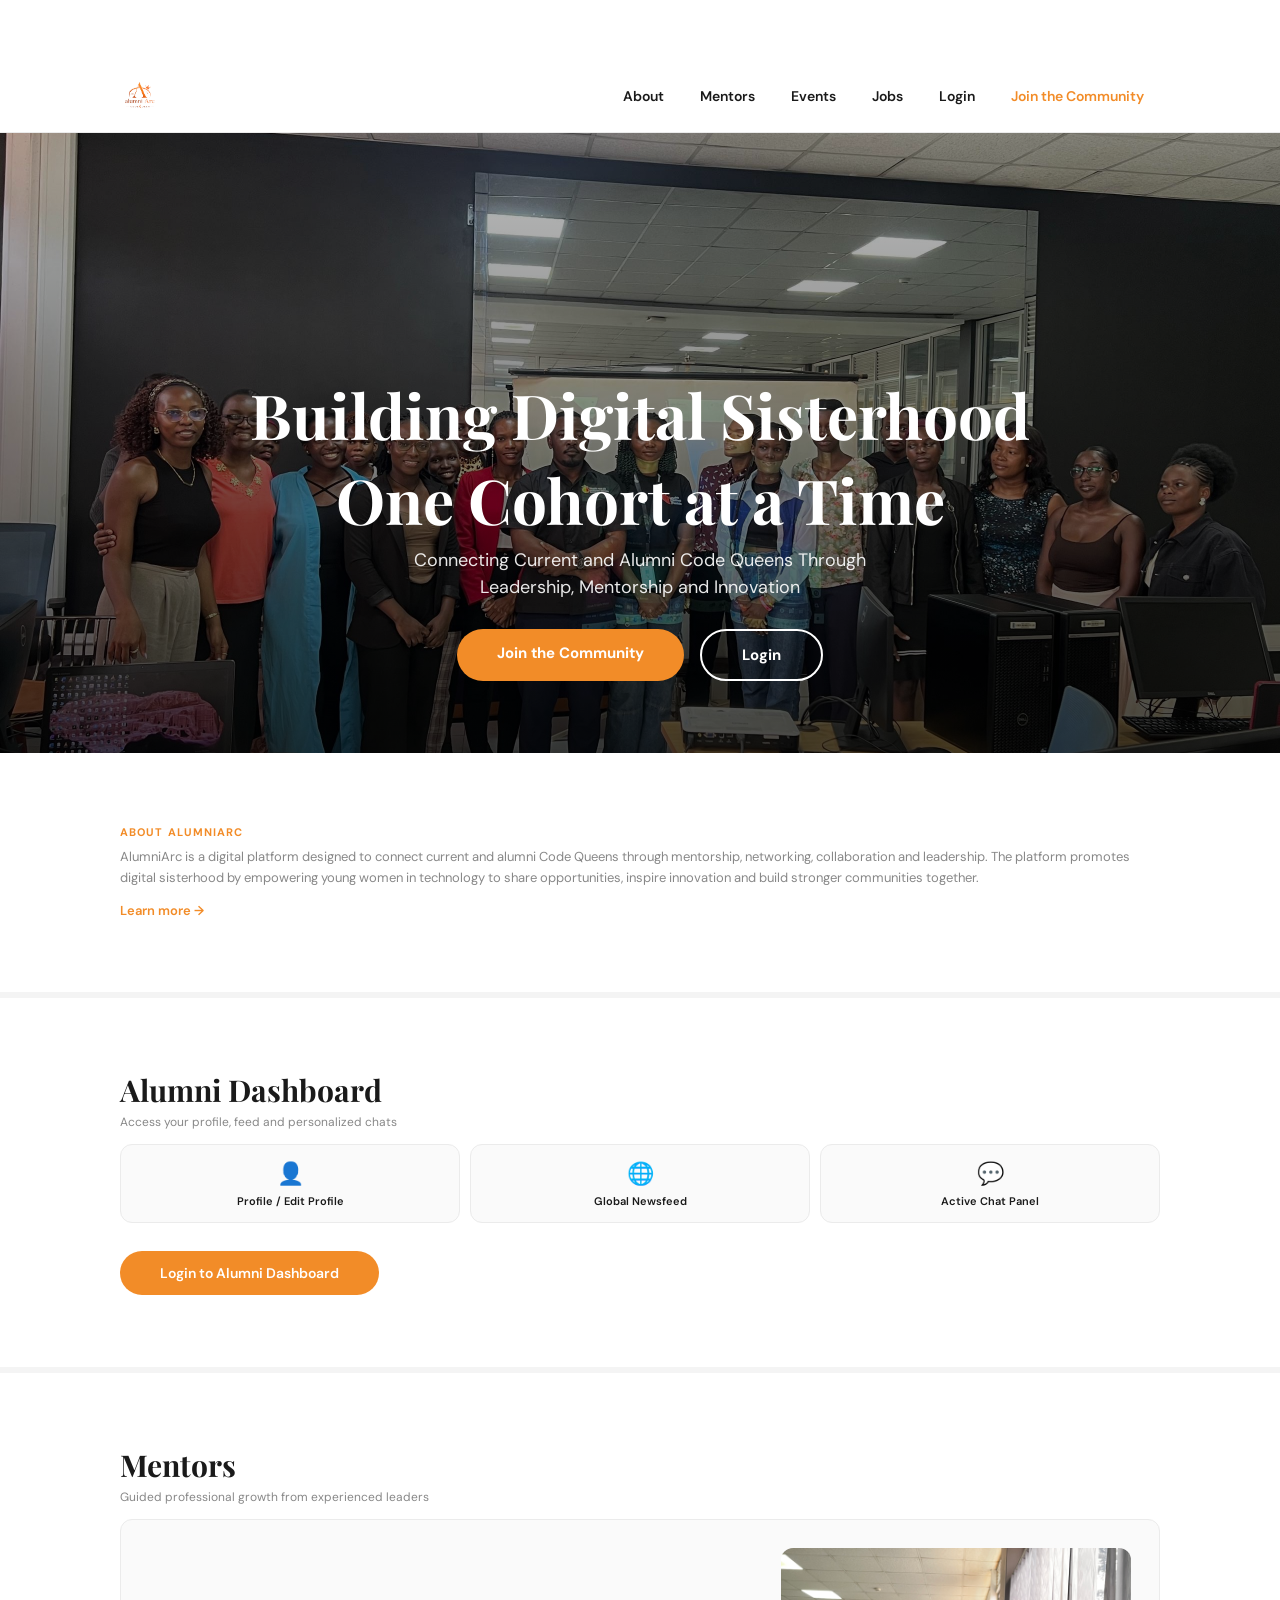
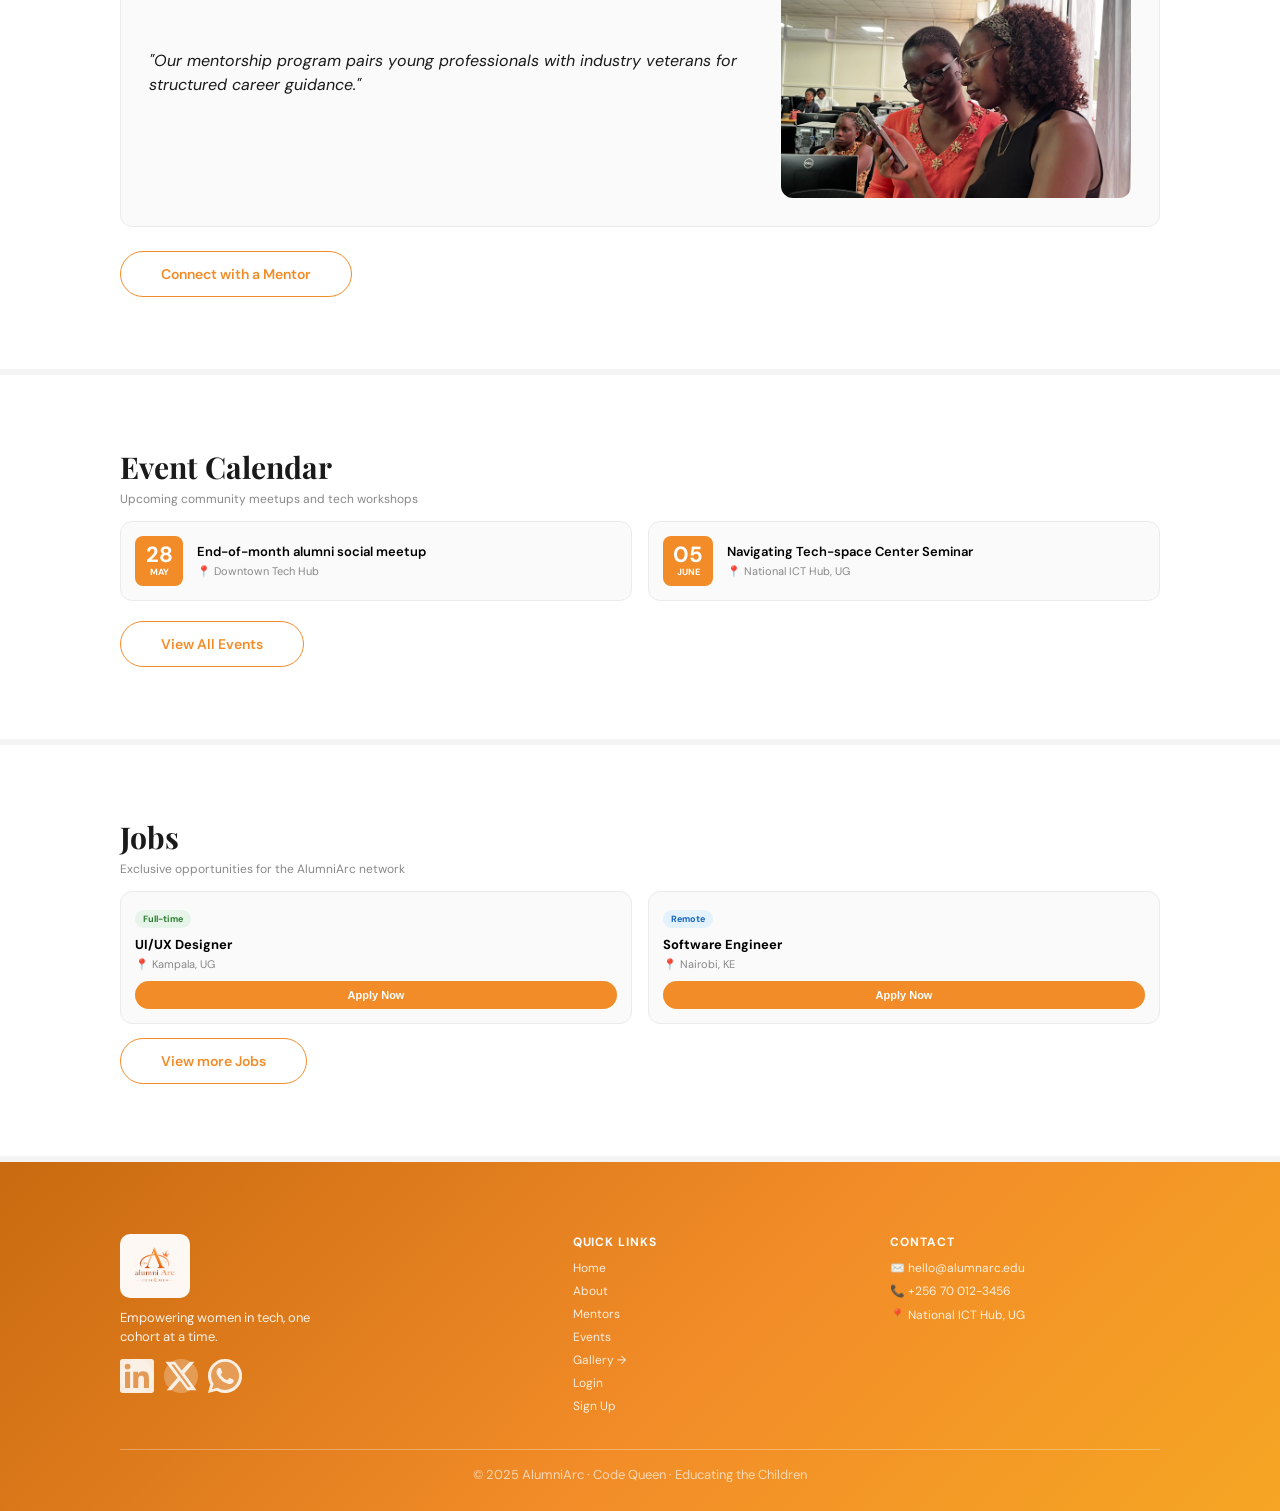
<file: index.html>
<!doctype html>
<html lang="en">
  <head>
    <meta charset="UTF-8" />
    <meta name="viewport" content="width=device-width, initial-scale=1.0" />
    <title>AlumniArc – Building Digital Sisterhood</title>
    <link rel="stylesheet" href="landing.css" />
  </head>
  <body>
    <div class="page">
      <!-- NAVBAR -->
      <nav class="navbar" style="position: relative">
        <img src="logo.png" alt="AlumniArc Logo" class="nav-logo" />
        <button class="menu-btn" onclick="toggleMenu()">☰</button>
        <div class="nav-menu hidden" id="nav-menu">
          <a href="#about">About</a>
          <a href="#mentors">Mentors</a>
          <a href="#events">Events</a>
          <a href="#jobs">Jobs</a>
          <a href="login.html">Login</a>
          <a href="signup.html" style="color: var(--orange)"
            >Join the Community</a
          >
        </div>
      </nav>

      <!-- HERO SECTION -->
      <div class="hero">
        <div class="hero-overlay"></div>
        <div class="hero-content">
          <h1>Building Digital Sisterhood</h1>
          <h1>One Cohort at a Time</h1>
          <p>
            Connecting Current and Alumni Code Queens Through Leadership, Mentorship and Innovation
          </p>
          <div class="hero-btns">
            <a href="signup.html" class="btn-hero-primary"
              >Join the Community</a
            >
            <a href="login.html" class="btn-hero-outline">Login</a>
          </div>
        </div>
      </div>

      <!-- ABOUT SECTION -->
      <div class="section" id="about">
        <div class="about-label">ABOUT ALUMNIARC</div>
        <p class="about-text">
          AlumniArc is a digital platform designed to connect current and alumni
          Code Queens through mentorship, networking, collaboration and
          leadership. The platform promotes digital sisterhood by empowering
          young women in technology to share opportunities, inspire innovation
          and build stronger communities together.
        </p>
        <a href="#" class="view-link">Learn more →</a>
      </div>

      <!-- DASHBOARD PREVIEW -->
      <div class="section">
        <h2>Alumni Dashboard</h2>
        <p class="section-sub">
          Access your profile, feed and personalized chats
        </p>

        <div class="action-grid">
          <div class="action-card">
            <div class="icon">👤</div>
            <span>Profile / Edit Profile</span>
          </div>
          <div class="action-card">
            <div class="icon">🌐</div>
            <span>Global Newsfeed</span>
          </div>
          <div class="action-card">
            <div class="icon">💬</div>
            <span>Active Chat Panel</span>
          </div>
        </div>

        <a href="login.html" class="btn-primary" style="margin-top: 14px"
          >Login to Alumni Dashboard</a
        >
      </div>

      <!-- MENTORS SECTION -->
      <div class="section" id="mentors">
        <h2>Mentors</h2>
        <p class="section-sub">
          Guided professional growth from experienced leaders
        </p>

        <div class="mentor-highlight">
          <div class="mentor-quote">
            "Our mentorship program pairs young professionals with industry
            veterans for structured career guidance."
          </div>
          <!-- MENTOR PLACEHOLDER IMAGE -->
          <img src="mentor.jpg" alt="Mentor photo" class="mentor-img" />
        </div>

        <a href="signup.html" class="btn-outline">Connect with a Mentor</a>
      </div>

      <!-- EVENTS SECTION -->
      <div class="section" id="events">
        <h2>Event Calendar</h2>
        <p class="section-sub">Upcoming community meetups and tech workshops</p>

        <div class="events-row">
          <div class="event-card">
            <div class="date-box">
              <div class="day">28</div>
              <div class="month">MAY</div>
            </div>
            <div>
              <div class="title">End-of-month alumni social meetup</div>
              <div class="location">📍 Downtown Tech Hub</div>
            </div>
          </div>

          <div class="event-card">
            <div class="date-box">
              <div class="day">05</div>
              <div class="month">JUNE</div>
            </div>
            <div>
              <div class="title">Navigating Tech-space Center Seminar</div>
              <div class="location">📍 National ICT Hub, UG</div>
            </div>
          </div>
        </div>

        <a href="signup.html" class="btn-outline">View All Events</a>
      </div>

      <!-- JOBS SECTION -->
      <div class="section" id="jobs">
        <h2>Jobs</h2>
        <p class="section-sub">
          Exclusive opportunities for the AlumniArc network
        </p>

        <div class="jobs-row">
          <div class="job-card">
            <span class="job-badge full-time">Full-time</span>
            <div class="title">UI/UX Designer</div>
            <div class="location">📍 Kampala, UG</div>
            <button
              class="btn-apply"
              onclick="window.location.href = 'signup.html'"
            >
              Apply Now
            </button>
          </div>
          <div class="job-card">
            <span class="job-badge remote">Remote</span>
            <div class="title">Software Engineer</div>
            <div class="location">📍 Nairobi, KE</div>
            <button
              class="btn-apply"
              onclick="window.location.href = 'signup.html'"
            >
              Apply Now
            </button>
          </div>
        </div>

        <a href="signup.html" class="btn-outline">View more Jobs</a>
      </div>

      <!-- FOOTER -->
      <footer class="footer">
        <div class="footer-inner">
          <!-- Column 1: Logo + tagline + social -->
          <div class="footer-col">
            <img src="logo.png" alt="AlumniArc Logo" class="footer-logo" />
            <p class="footer-tagline">
              Empowering women in tech, one cohort at a time.
            </p>
            <div class="social-links">
              <a href="#" class="social-btn" title="LinkedIn">
                <svg viewBox="0 0 24 24" fill="currentColor">
                  <path
                    d="M20.45 20.45h-3.55v-5.57c0-1.33-.03-3.04-1.85-3.04-1.86 0-2.14 1.45-2.14 2.95v5.66H9.36V9h3.41v1.56h.05c.47-.9 1.63-1.85 3.36-1.85 3.59 0 4.26 2.37 4.26 5.45v6.29zM5.34 7.43a2.06 2.06 0 1 1 0-4.12 2.06 2.06 0 0 1 0 4.12zM7.12 20.45H3.56V9h3.56v11.45zM22.22 0H1.77C.79 0 0 .77 0 1.73v20.54C0 23.23.79 24 1.77 24h20.45C23.2 24 24 23.23 24 22.27V1.73C24 .77 23.2 0 22.22 0z"
                  />
                </svg>
              </a>
              <a href="#" class="social-btn" title="X / Twitter">
                <svg viewBox="0 0 24 24" fill="currentColor">
                  <path
                    d="M18.24 2h3.27l-7.14 8.16L23 22h-6.58l-5.15-6.74L5.15 22H1.88l7.63-8.72L1 2h6.75l4.66 6.17L18.24 2zm-1.15 18h1.81L6.99 3.84H5.06L17.09 20z"
                  />
                </svg>
              </a>
              <a href="#" class="social-btn" title="WhatsApp">
                <svg viewBox="0 0 24 24" fill="currentColor">
                  <path
                    d="M17.47 14.38c-.3-.15-1.76-.87-2.03-.97-.27-.1-.47-.15-.67.15-.2.3-.77.97-.94 1.17-.17.2-.35.22-.65.07-.3-.15-1.26-.46-2.4-1.48-.89-.79-1.48-1.77-1.66-2.07-.17-.3-.02-.46.13-.61.13-.13.3-.35.45-.52.15-.17.2-.3.3-.5.1-.2.05-.37-.02-.52-.07-.15-.67-1.61-.92-2.2-.24-.58-.49-.5-.67-.51h-.57c-.2 0-.52.07-.79.37-.27.3-1.04 1.02-1.04 2.48s1.07 2.88 1.22 3.08c.15.2 2.1 3.2 5.08 4.49.71.31 1.27.49 1.7.63.72.23 1.37.2 1.88.12.57-.09 1.76-.72 2.01-1.41.25-.7.25-1.29.17-1.41-.07-.12-.27-.2-.57-.35zM12.05 21.8h-.01a9.87 9.87 0 0 1-5.03-1.38l-.36-.21-3.74.98 1-3.65-.24-.38a9.86 9.86 0 0 1-1.51-5.27c0-5.45 4.44-9.88 9.9-9.88a9.84 9.84 0 0 1 7 2.9 9.81 9.81 0 0 1 2.89 6.99c0 5.45-4.44 9.9-9.9 9.9zm8.41-18.2A11.82 11.82 0 0 0 12.04 0C5.4 0 .02 5.38.02 12a11.93 11.93 0 0 0 1.6 6L0 24l6.18-1.62A11.94 11.94 0 0 0 12.05 24c6.63 0 12.01-5.38 12.01-12 0-3.2-1.25-6.22-3.6-8.4z"
                  />
                </svg>
              </a>
            </div>
          </div>

          <!-- Column 2: Quick Links -->
          <div class="footer-col">
            <div class="footer-heading">Quick Links</div>
            <a href="#">Home</a>
            <a href="#about">About</a>
            <a href="#mentors">Mentors</a>
            <a href="#events">Events</a>
            <a href="#">Gallery →</a>
            <a href="login.html">Login</a>
            <a href="signup.html">Sign Up</a>
          </div>

          <!-- Column 3: Contact -->
          <div class="footer-col">
            <div class="footer-heading">Contact</div>
            <div class="footer-item">✉️ hello@alumnarc.edu</div>
            <div class="footer-item">📞 +256 70 012-3456</div>
            <div class="footer-item">📍 National ICT Hub, UG</div>
          </div>
        </div>

        <div class="footer-bottom">
          © 2025 AlumniArc · Code Queen · Educating the Children
        </div>
      </footer>
    </div>

    <script>
      function toggleMenu() {
        document.getElementById("nav-menu").classList.toggle("hidden");
      }

      document.addEventListener("click", function (e) {
        const menu = document.getElementById("nav-menu");
        const btn = document.querySelector(".menu-btn");
        if (!menu.contains(e.target) && !btn.contains(e.target)) {
          menu.classList.add("hidden");
        }
      });
    </script>
  </body>
</html>
</file>
<file: landing.css>
/* FONTS */
@import url('https://fonts.googleapis.com/css2?family=Playfair+Display:wght@700&family=DM+Sans:wght@400;500;600&display=swap');

/* VARIABLES */
:root {
  --orange:       #F28C28;
  --orange-dark:  #D97420;
  --orange-light: #FDF0E0;
  --text:         #1A1A1A;
  --muted:        #888;
  --border:       #EBEBEB;
  --card:         #FAFAFA;
  --radius:       12px;
}

/* BASE */
* { box-sizing: border-box; margin: 0; padding: 0; }

body {
  font-family: 'DM Sans', sans-serif;
  background: #fff;
  display: flex;
  justify-content: center;
}

.page {
  width: 100%;
  max-width: 430px;
  background: #fff;
  min-height: 100vh;
  margin: 0 auto;
  padding-top: 58px;
}

/* NAVBAR */
.navbar {
  display: flex;
  justify-content: space-between;
  align-items: center;
  padding: 10px 20px;
  border-bottom: 1px solid var(--border);
  background: #fff;
  position: fixed;
  top: 0;
  left: 0;
  right: 0;
  z-index: 100;
}

.nav-logo {
  height: 40px;
  width: auto;
}

.menu-btn {
  background: none;
  border: none;
  font-size: 22px;
  cursor: pointer;
}

/* HAMBURGER DROPDOWN */
.nav-menu {
  position: absolute;
  top: 62px;
  right: 16px;
  background: #fff;
  border: 1px solid var(--border);
  border-radius: var(--radius);
  box-shadow: 0 8px 24px rgba(0,0,0,0.10);
  width: 200px;
  z-index: 200;
  overflow: hidden;
}

.nav-menu.hidden { display: none; }

.nav-menu a {
  display: block;
  padding: 13px 16px;
  font-size: 13px;
  font-weight: 600;
  color: var(--text);
  text-decoration: none;
  border-bottom: 1px solid var(--border);
}

.nav-menu a:last-child { border-bottom: none; }
.nav-menu a:hover { background: var(--orange-light); }

/* HERO */
.hero {
  position: relative;
  height: 500px;
  background-image: url('hero.jpg');
  background-size: cover;
  background-position: center center;
  background-color: #2a1000;
  display: flex;
  align-items: flex-end;
  overflow: hidden;
}

.hero-overlay {
  position: absolute;
  inset: 0;
  background: linear-gradient(
    to bottom,
    rgba(0,0,0,0.25) 0%,
    rgba(0,0,0,0.72) 100%
  );
}

.hero-content {
  position: relative;
  z-index: 1;
  padding: 24px 20px;
  color: #fff;
}

.hero-content h1 {
  font-family: 'Playfair Display', serif;
  font-size: 28px;
  line-height: 1.2;
  margin-bottom: 10px;
}

.hero-content p {
  font-size: 13px;
  opacity: 0.9;
  margin-bottom: 20px;
  line-height: 1.5;
}

.hero-btns {
  display: flex;
  gap: 12px;
}

.btn-hero-primary {
  background: var(--orange);
  color: #fff;
  padding: 12px 28px;
  border-radius: 50px;
  font-size: 14px;
  font-weight: 700;
  text-decoration: none;
}

.btn-hero-outline {
  background: transparent;
  color: #fff;
  padding: 11px 28px;
  border-radius: 50px;
  border: 2px solid #fff;
  font-size: 14px;
  font-weight: 700;
  text-decoration: none;
}

/* ===== SECTIONS ===== */
.section {
  padding: 24px 20px;
  border-bottom: 6px solid #f4f4f4;
}

.section h2 {
  font-family: 'Playfair Display', serif;
  font-size: 20px;
  margin-bottom: 4px;
  color: var(--text);
}

.section-sub {
  font-size: 12px;
  color: var(--muted);
  margin-bottom: 14px;
}

.view-link {
  font-size: 13px;
  color: var(--orange);
  font-weight: 600;
  text-decoration: none;
}

/* ABOUT */
.about-label {
  font-size: 11px;
  font-weight: 700;
  color: var(--orange);
  letter-spacing: 0.1em;
  text-transform: uppercase;
  margin-bottom: 8px;
}

.about-text {
  font-size: 13px;
  color: var(--muted);
  line-height: 1.6;
  margin-bottom: 10px;
}

/* ===== ACTION GRID ===== */
.action-grid {
  display: grid;
  grid-template-columns: repeat(3, 1fr);
  gap: 10px;
  margin-bottom: 14px;
}

.action-card {
  background: var(--card);
  border: 1px solid var(--border);
  border-radius: var(--radius);
  padding: 14px 8px;
  text-align: center;
}

.action-card .icon { font-size: 22px; margin-bottom: 6px; }

.action-card span {
  display: block;
  font-size: 11px;
  font-weight: 600;
  color: var(--text);
}

/* ===== BUTTONS ===== */
.btn-primary {
  display: block;
  width: 100%;
  padding: 13px;
  border-radius: 50px;
  background: var(--orange);
  color: #fff;
  font-family: 'DM Sans', sans-serif;
  font-size: 14px;
  font-weight: 600;
  text-align: center;
  text-decoration: none;
  border: none;
  cursor: pointer;
}

.btn-outline {
  display: block;
  width: 100%;
  padding: 13px;
  border-radius: 50px;
  background: transparent;
  color: var(--orange);
  border: 1.5px solid var(--orange);
  font-family: 'DM Sans', sans-serif;
  font-size: 14px;
  font-weight: 600;
  text-align: center;
  text-decoration: none;
  cursor: pointer;
  margin-top: 10px;
}

/* ===== MENTOR HIGHLIGHT ===== */
.mentor-highlight {
  display: flex;
  gap: 14px;
  align-items: center;
  background: var(--card);
  border: 1px solid var(--border);
  border-radius: var(--radius);
  padding: 16px;
  margin-bottom: 14px;
}

.mentor-quote {
  font-size: 13px;
  font-style: italic;
  color: var(--text);
  line-height: 1.5;
  flex: 1;
}

/* .mentor-img-placeholder {
  width: 80px;
  height: 80px;
  flex-shrink: 0;
  background: var(--orange-light);
  border: 2px dashed var(--orange);
  border-radius: var(--radius);
  display: flex;
  flex-direction: column;
  align-items: center;
  justify-content: center;
  gap: 4px;
} */

.mentor-img {
  width: 350px;
  height: 250px;
  border-radius: 12px;
  object-fit: cover;
  flex-shrink: 0;
}

/* .mentor-img-placeholder span { font-size: 22px; }
.mentor-img-placeholder p { font-size: 9px; color: var(--muted); text-align: center; } */

/* ===== EVENT CARDS ===== */
.event-card {
  display: flex;
  gap: 14px;
  align-items: center;
  background: var(--card);
  border: 1px solid var(--border);
  border-radius: var(--radius);
  padding: 14px;
  margin-bottom: 10px;
}

.date-box {
  background: var(--orange);
  color: #fff;
  border-radius: 8px;
  text-align: center;
  padding: 8px 10px;
  min-width: 48px;
  flex-shrink: 0;
}

.date-box .day   { font-size: 22px; font-weight: 700; line-height: 1; }
.date-box .month { font-size: 9px; font-weight: 700; text-transform: uppercase; }

.event-card .title    { font-size: 13px; font-weight: 600; margin-bottom: 4px; }
.event-card .location { font-size: 11px; color: var(--muted); }

/* JOB CARDS */
.jobs-row {
  display: grid;
  grid-template-columns: 1fr 1fr;
  gap: 10px;
  margin-bottom: 4px;
}

.job-card {
  background: var(--card);
  border: 1px solid var(--border);
  border-radius: var(--radius);
  padding: 14px;
}

.job-badge {
  display: inline-block;
  font-size: 9px;
  font-weight: 700;
  padding: 3px 8px;
  border-radius: 20px;
  margin-bottom: 8px;
}

.full-time { background: #E6F4EA; color: #2E7D32; }
.remote    { background: #E3F2FD; color: #1565C0; }

.job-card .title    { font-size: 13px; font-weight: 700; margin-bottom: 4px; }
.job-card .location { font-size: 11px; color: var(--muted); margin-bottom: 10px; }

.btn-apply {
  width: 100%;
  background: var(--orange);
  color: #fff;
  border: none;
  border-radius: 50px;
  padding: 8px;
  font-size: 11px;
  font-weight: 700;
  cursor: pointer;
}

/* FOOTER */
.footer {
  background: #1A1A1A;
  padding: 32px 20px 16px;
  color: #fff;
}

.footer-inner {
  display: grid;
  grid-template-columns: 1fr 1fr 1fr;
  gap: 20px;
  margin-bottom: 24px;
}

.footer-logo {
  height: 52px;
  width: auto;
  background: #fff;
  border-radius: 10px;
  padding: 5px 8px;
  margin-bottom: 10px;
  display: block;
}

.footer-tagline {
  font-size: 11px;
  color: #aaa;
  line-height: 1.5;
  margin-bottom: 12px;
}

.social-links {
  display: flex;
  gap: 10px;
}

.social-btn {
  width: 34px;
  height: 34px;
  border-radius: 50%;
  background: #2e2e2e;
  display: grid;
  place-items: center;
  color: #aaa;
  text-decoration: none;
  font-size: 13px;
  font-weight: 700;
  transition: background 0.2s, color 0.2s;
}

.social-btn:hover {
  background: var(--orange);
  color: #fff;
}

.footer-heading {
  font-size: 12px;
  font-weight: 700;
  color: var(--orange);
  margin-bottom: 10px;
  text-transform: uppercase;
  letter-spacing: 0.08em;
}

.footer-col a {
  display: block;
  font-size: 12px;
  color: #aaa;
  text-decoration: none;
  margin-bottom: 7px;
}

.footer-col a:hover { color: var(--orange); }

.footer-item {
  font-size: 12px;
  color: #aaa;
  margin-bottom: 7px;
  line-height: 1.4;
}

.footer-bottom {
  text-align: center;
  font-size: 11px;
  color: #444;
  border-top: 1px solid #2e2e2e;
  padding-top: 14px;
}


/* RESPONSIVE - DESKTOP */
@media (min-width: 768px) {

  body {
    display: block;
    background: #fff;
  }

  /* Remove mobile max-width restriction */
  .page {
    max-width: 100%;
    padding-top: 60px;
  }

  /* Navbar */
  .navbar { padding: 16px 80px; }
  .menu-btn { display: none; }

  .nav-menu {
    display: flex !important;
    position: static;
    box-shadow: none;
    border: none;
    width: auto;
    flex-direction: row;
    gap: 4px;
    background: transparent;
    overflow: visible;
  }

  .nav-menu a {
    border-bottom: none;
    padding: 8px 16px;
    border-radius: 50px;
    font-size: 14px;
  }

  .nav-menu a:hover { background: var(--orange-light); }

  /* Hero - full width with real image */
  .hero {
    height: 620px;
    background-image: url('hero.jpg');
    background-size: cover;
    background-position: center center;
  }

  /* Hero text - centered in the middle of the screen */
  .hero-content {
    width: 100%;
    padding: 0 80px 60px;
    text-align: center;
    display: flex;
    flex-direction: column;
    align-items: center;
  }

  .hero-content h1 {
    font-size: 52px;
    max-width: 700px;
  }

  .hero-content p {
    font-size: 17px;
    max-width: 520px;
    margin-bottom: 28px;
  }

  .hero-btns {
    justify-content: center;
    gap: 16px;
  }

  .btn-hero-primary, .btn-hero-outline {
    padding: 14px 40px;
    font-size: 15px;
  }

  /* Sections - constrain content width and center it */
  .section {
    padding: 60px 80px;
  }

  .section h2 { font-size: 30px; }

  /* Wrap section inner content to max width and center */
  .section-inner {
    max-width: 900px;
    margin: 0 auto;
  }

  /* Action grid - 3 equal columns filling available width */
  .action-grid {
    grid-template-columns: repeat(3, 1fr);
    width: 100%;
  }

  /* Mentor */
  .mentor-highlight { padding: 28px; gap: 28px; }
  .mentor-quote { font-size: 16px; }
  .mentor-img-placeholder { width: 130px; height: 130px; }

  /* Events side by side filling full width */
  .events-row {
    display: grid;
    grid-template-columns: 1fr 1fr;
    gap: 16px;
    width: 100%;
  }

  /* Jobs - 2 equal columns filling full width */
  .jobs-row {
    grid-template-columns: repeat(2, 1fr);
    gap: 16px;
    width: 100%;
  }

  /* Buttons - auto width on desktop */
  .btn-primary, .btn-outline {
    width: auto;
    display: inline-block;
    padding: 13px 40px;
  }

  /* Footer - warm orange gradient */
  .footer {
    padding: 60px 80px 24px;
    background: linear-gradient(135deg, #c96a10 0%, #F28C28 55%, #f5a623 100%);
  }

  .footer-inner {
    grid-template-columns: 1.5fr 1fr 1fr;
    gap: 48px;
    max-width: 1100px;
    margin: 0 auto 28px;
  }

  .footer-logo {
    height: 64px;
    background: rgba(255,255,255,0.95);
  }

  .footer-tagline {
    font-size: 13px;
    max-width: 220px;
    color: rgba(255,255,255,0.9);
  }

  .footer-heading { color: #fff; }
  .footer-col a { color: rgba(255,255,255,0.85); }
  .footer-col a:hover { color: #fff; }
  .footer-item { color: rgba(255,255,255,0.85); }

  .social-btn {
    background: rgba(255,255,255,0.25);
    color: #fff;
  }

  .social-btn:hover {
    background: rgba(255,255,255,0.45);
  }

  .footer-bottom {
    font-size: 13px;
    color: rgba(255,255,255,0.65);
    border-top: 1px solid rgba(255,255,255,0.3);
    max-width: 1100px;
    margin: 0 auto;
    padding-top: 16px;
  }
}

/* LARGE SCREENS (1200px and above) */
@media (min-width: 1200px) {

  .navbar { padding: 16px 120px; }
  .section { padding: 72px 120px; }
  .footer { padding: 72px 120px 28px; }

  .hero { height: 620px; }
  .hero-content { padding: 0 120px 72px; }
  .hero-content h1 { font-size: 62px; max-width: 800px; }
  .hero-content p { font-size: 18px; }

}
</file>
